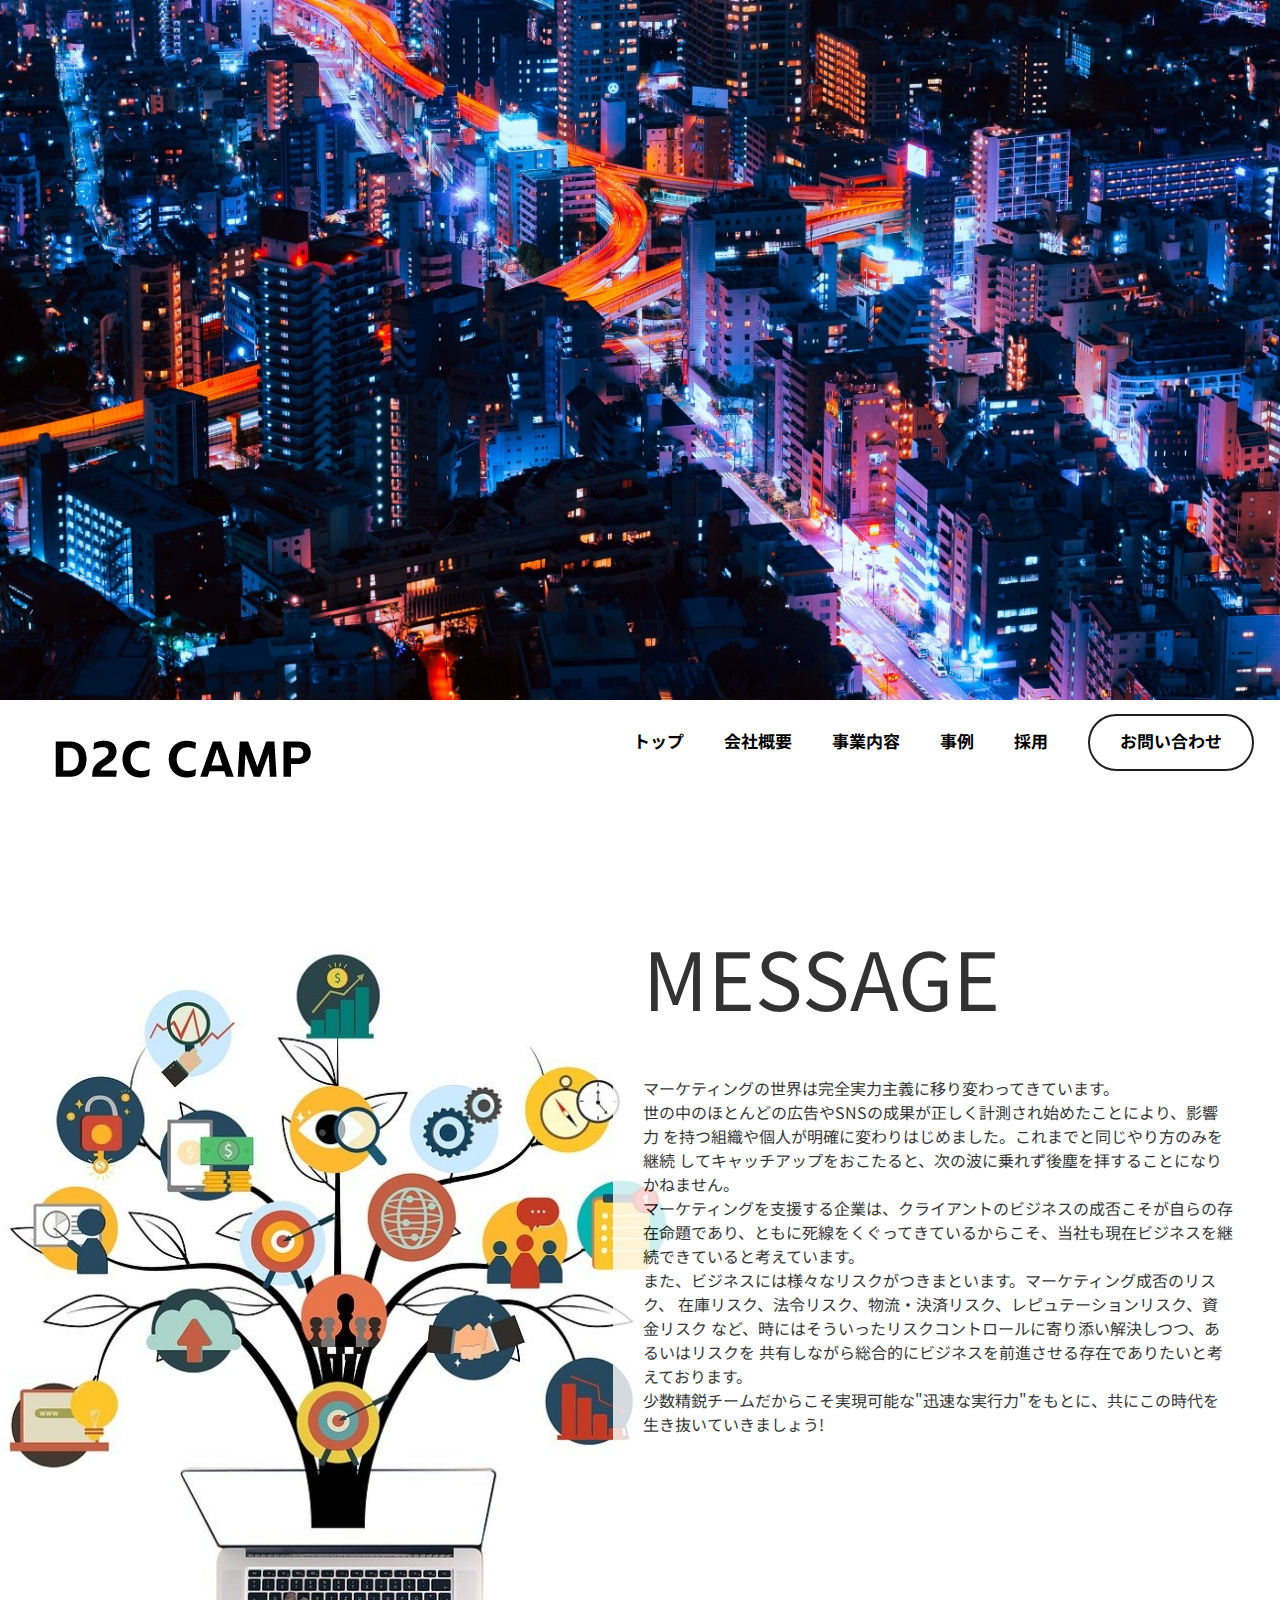
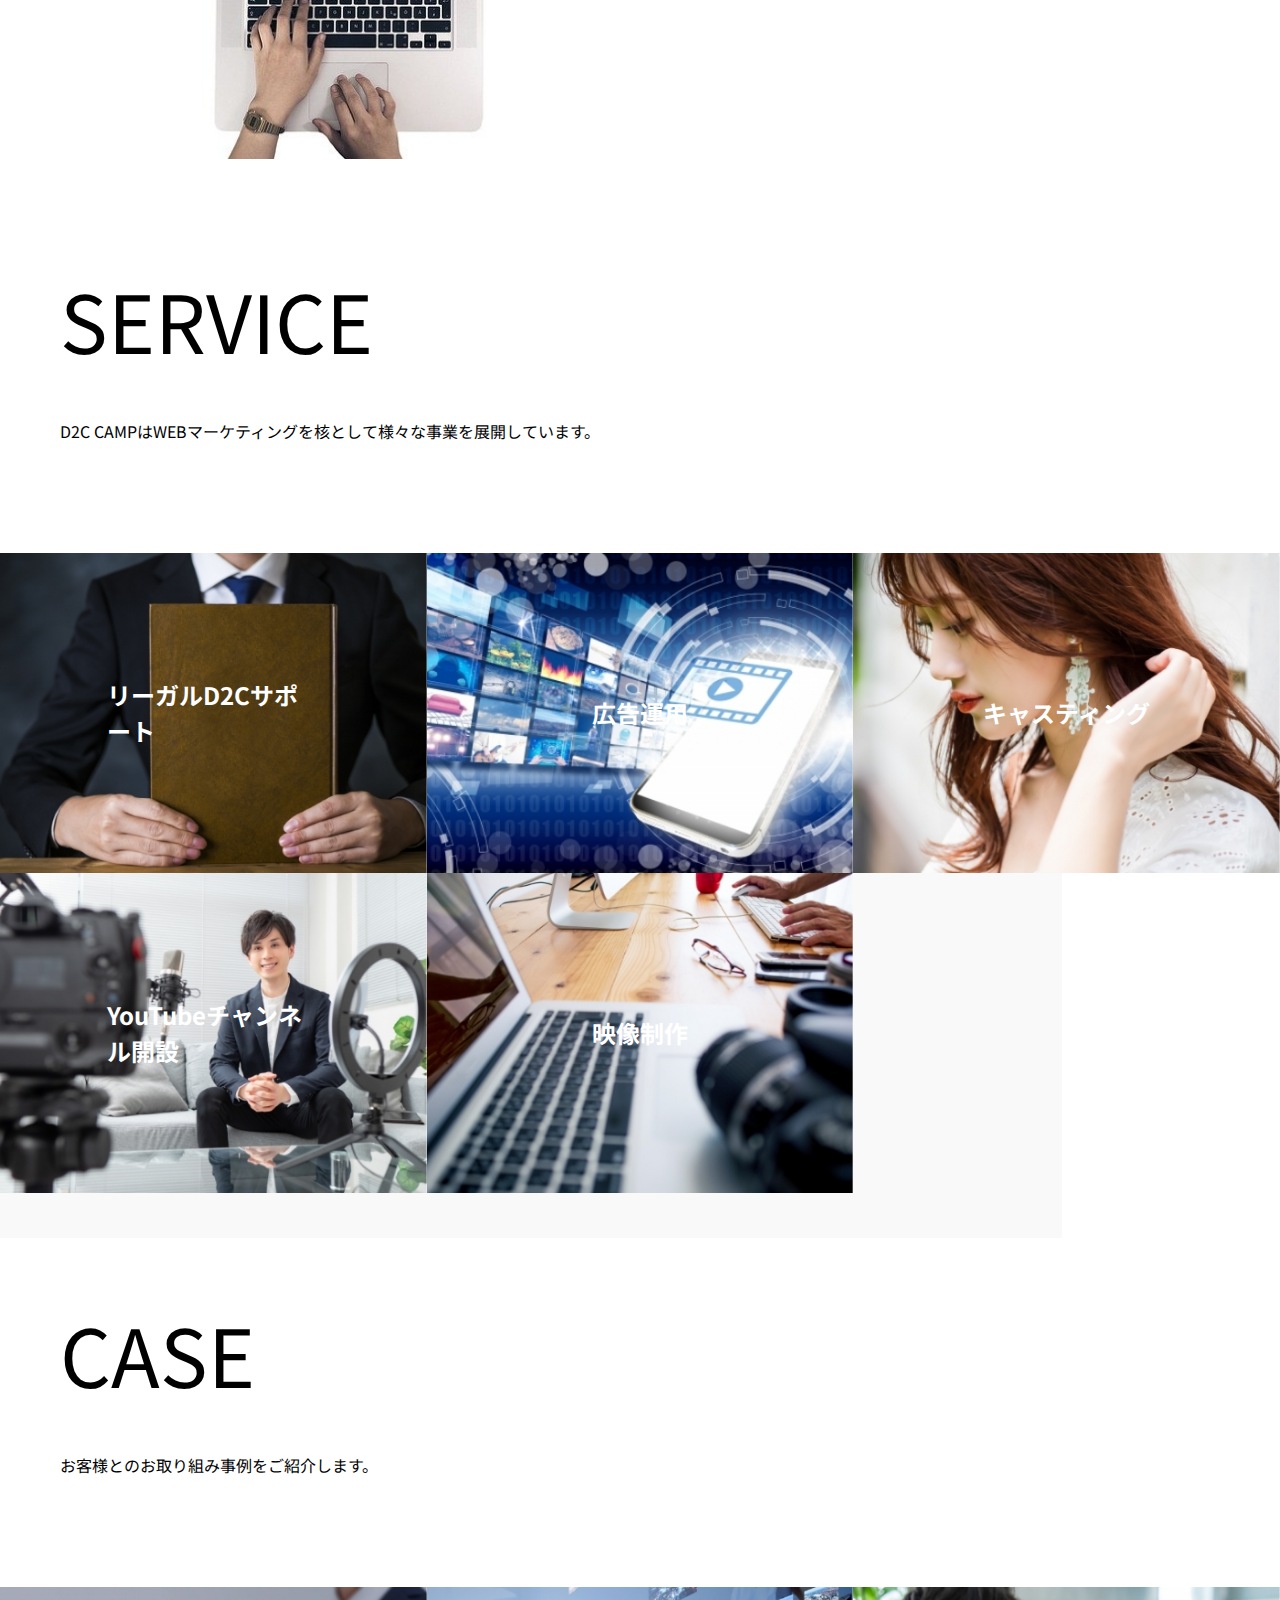
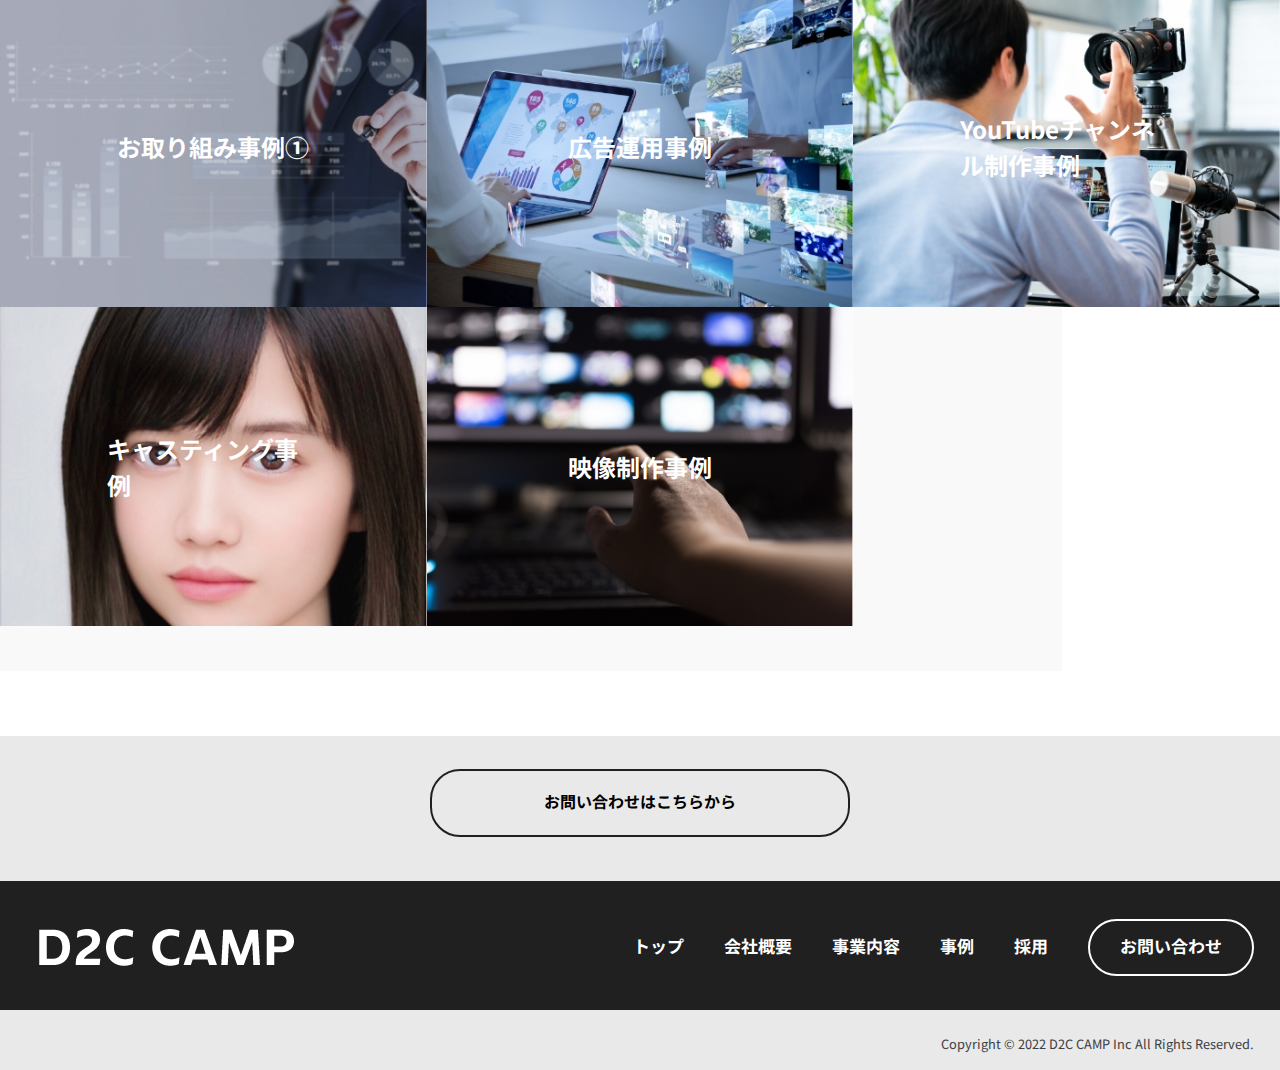
<file: index.html>
<!DOCTYPE html>
<html lang="ja">

<head>
  <meta charset="UTF-8">
  <meta http-equiv="X-UA-Compatible" content="IE=edge">
  <meta name="viewport" content="width=device-width, initial-scale=1.0">
  <meta name="robots" content="noindex">
  <link rel="stylesheet" href="./css/reset.css">
  <link rel="stylesheet" href="./css/style.css">
  <link rel="preconnect" href="https://fonts.googleapis.com">
  <link rel="preconnect" href="https://fonts.gstatic.com" crossorigin>
  <link href="https://fonts.googleapis.com/css2?family=Lato:wght@400;700&family=Noto+Sans+JP:wght@400;700&display=swap"
    rel="stylesheet">

  <title>MENTA/課題練習</title>
</head>

<body>
  <header class="header">
    <div class="header__top">
      <div class="header__top-main-visual">
        <img src="./img/main-visual.jpg" alt="D2C CAMP">
      </div>
      <div class="pc-none">
        <div class="openbtn"><span></span><span></span><span></span></div>
      </div>
    </div>
    <div class="header__bottom">
      <h1 class="header__bottom-logo"><a href="./index.html"><img src="./img/logo.jpg" alt="D2C CAMP"></a></h1>
      <nav class="header__bottom-menu">
        <ul class="header__bottom-menu-list">
          <li class="header__bottom-menu-list-item"><a href="./index.html">トップ</a></li>
          <li class="header__bottom-menu-list-item"><a href="./company.html">会社概要</a></li>
          <li class="header__bottom-menu-list-item"><a href="./service.html">事業内容</a></li>
          <li class="header__bottom-menu-list-item"><a href="./case.html">事例</a></li>
          <li class="header__bottom-menu-list-item"><a href="./recruit.html">採用</a></li>
          <li class="header__bottom-menu-list-item header__bottom-menu-list-item--contact-button"><a
              href="./contact.html">お問い合わせ</a>
          </li>
        </ul>
      </nav>
    </div>


  </header>
  <main>
    <section class="section message">
      <div class="message__inner">
        <div class="message__inner-img"><img src="./img/message_img01.jpg" alt=""></div>
        <div class="message__inner-text">
          <h2 class="message__inner-title">message</h2>
          <p class="message__inner-sentense">マーケティングの世界は完全実力主義に移り変わってきています。</p>

          <p class="message__inner-sentense">
            世の中のほとんどの広告やSNSの成果が正しく計測され始めたことにより、影響力
            を持つ組織や個人が明確に変わりはじめました。これまでと同じやり方のみを継続
            してキャッチアップをおこたると、次の波に乗れず後塵を拝することになりかねません。
          </p>

          <p class="message__inner-sentense">
            マーケティングを支援する企業は、クライアントのビジネスの成否こそが自らの存
            在命題であり、ともに死線をくぐってきているからこそ、当社も現在ビジネスを継
            続できていると考えています。
          </p>

          <p class="message__inner-sentense">
            また、ビジネスには様々なリスクがつきまといます。マーケティング成否のリスク、
            在庫リスク、法令リスク、物流・決済リスク、レピュテーションリスク、資金リスク
            など、時にはそういったリスクコントロールに寄り添い解決しつつ、あるいはリスクを
            共有しながら総合的にビジネスを前進させる存在でありたいと考えております。
          </p>

          <p class="message__inner-sentense">
            少数精鋭チームだからこそ実現可能な"迅速な実行力"をもとに、共にこの時代を
            生き抜いていきましょう!
          </p>
        </div>
      </div>
    </section>
    <section class="section service">
      <div class="service__inner">
        <h2 class="service__inner-title">service</h2>
        <p class="service__inner-sentense">D2C CAMPはWEBマーケティングを核として様々な事業を展開しています。</p>
      </div>

      <div class="service__container">
        <div class="service__container-list">
          <a href=""><span>リーガルD2Cサポート</span><img src="./img/service_img01.jpg" alt="リーガルD2Cサポート"></a>
        </div>
        <div class="service__container-list">
          <a href=""><span>広告運用</span><img src="./img/service_img02.jpg" alt="広告運用"></a>
        </div>
        <div class="service__container-list"><a href=""><span>キャスティング</span><img src="./img/service_img03.jpg"
              alt="キャスティング"></a>
        </div>
        <div class="service__container-list"><a href="./"><span>YouTubeチャンネル開設 </span><img src="./img/service_img04.jpg"
              alt="YouTubeチャンネル開設"></a>
        </div>
        <div class="service__container-list"><a href=""><span>映像制作</span><img src="./img/service_img05.jpg"
              alt="映像制作"></a></div>
      </div>
    </section>
    <section class="section case">
      <div class="case__inner">
        <h2 class="case__inner-title">case</h2>
        <p class="case__inner-sentense">お客様とのお取り組み事例をご紹介します。</p>
      </div>
      <div class="case__container">
        <div class="case__container-list"><a href="./"><span>お取り組み事例①</span><img src="./img/case_img01.jpg" alt=""></a>
        </div>
        <div class="case__container-list"><a href="./"><span>広告運用事例 </span><img src="./img/case_img02.jpg" alt=""></a>
        </div>
        <div class="case__container-list"><a href="./"><span>YouTubeチャンネル制作事例</span><img src="./img/case_img03.jpg"
              alt=""></a>
        </div>
        <div class="case__container-list"><a href="./"><span>キャスティング事例</span><img src="./img/case_img04.jpg" alt=""></a>
        </div>
        <div class="case__container-list"><a href="./"><span>映像制作事例</span><img src="./img/case_img05.jpg" alt=""></a>
        </div>
      </div>
    </section>

    <section class="contact">
      <div class="contact__btn"><a href="./contact.html">お問い合わせはこちらから</a></div>
    </section>
  </main>
  <footer class="footer">
    <div class="footer__top">
      <h1 class="footer__top-logo"><a href="./index.html"><img src="./img/white_logo.png" alt="D2C CAMP"></a></h1>
      <nav class="footer__top-menu">
        <ul class="footer__top-menu-list">
          <li class="footer__top-menu-list-item"><a href="./index.html">トップ</a></li>
          <li class="footer__top-menu-list-item"><a href="./company.html">会社概要</a></li>
          <li class="footer__top-menu-list-item"><a href="./service.html">事業内容</a></li>
          <li class="footer__top-menu-list-item"><a href="./case.html">事例</a></li>
          <li class="footer__top-menu-list-item"><a href="./recruit.html">採用</a></li>
          <li class="footer__top-menu-list-item footer__top-menu-list-item--contact-button">
            <a href="./contact.html">お問い合わせ</a>
          </li>
        </ul>
      </nav>
    </div>
    <div class="footer__bottom">
      <p class="footer__bottom-copy"><small>Copyright &copy; 2022 D2C CAMP Inc All Rights Reserved.</small></p>
    </div>
  </footer>
  <script src="https://code.jquery.com/jquery-3.4.1.min.js"
    integrity="sha256-CSXorXvZcTkaix6Yvo6HppcZGetbYMGWSFlBw8HfCJo=" crossorigin="anonymous"></script>
</body>

</html>
</file>
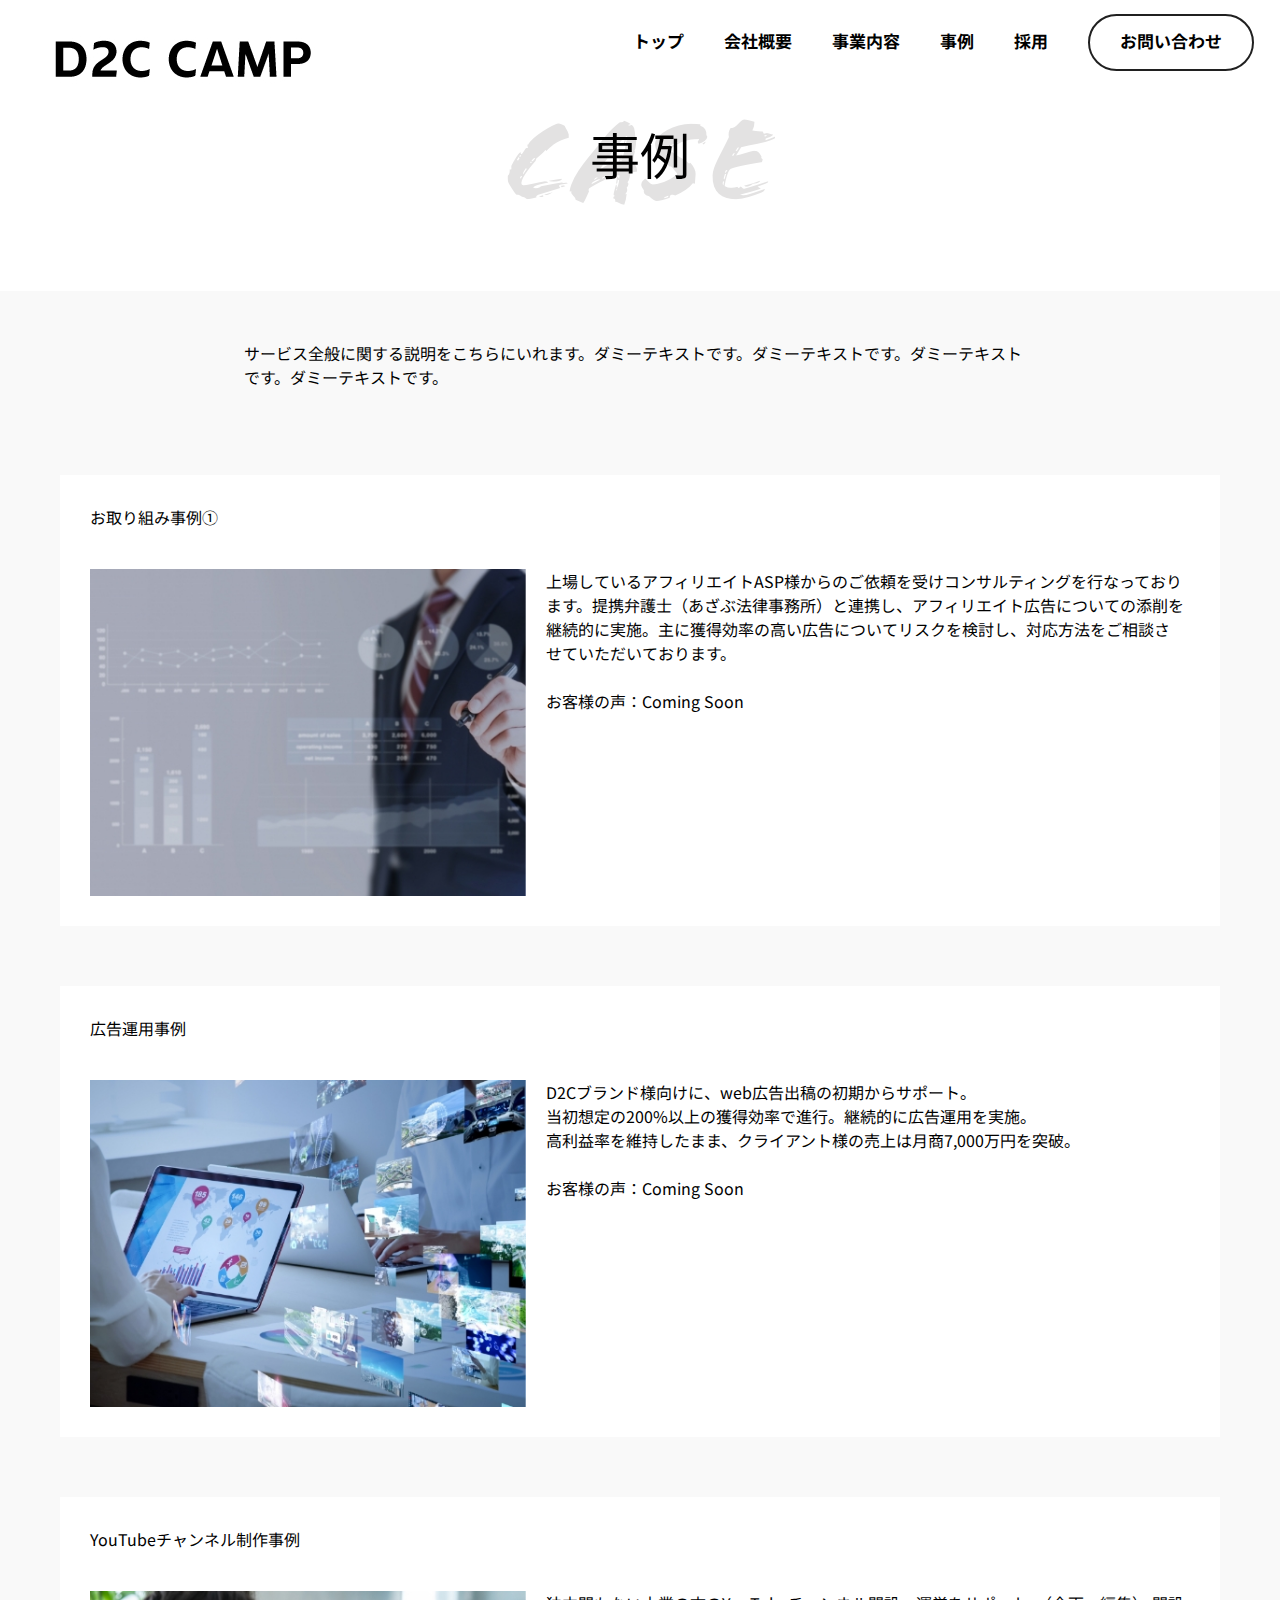
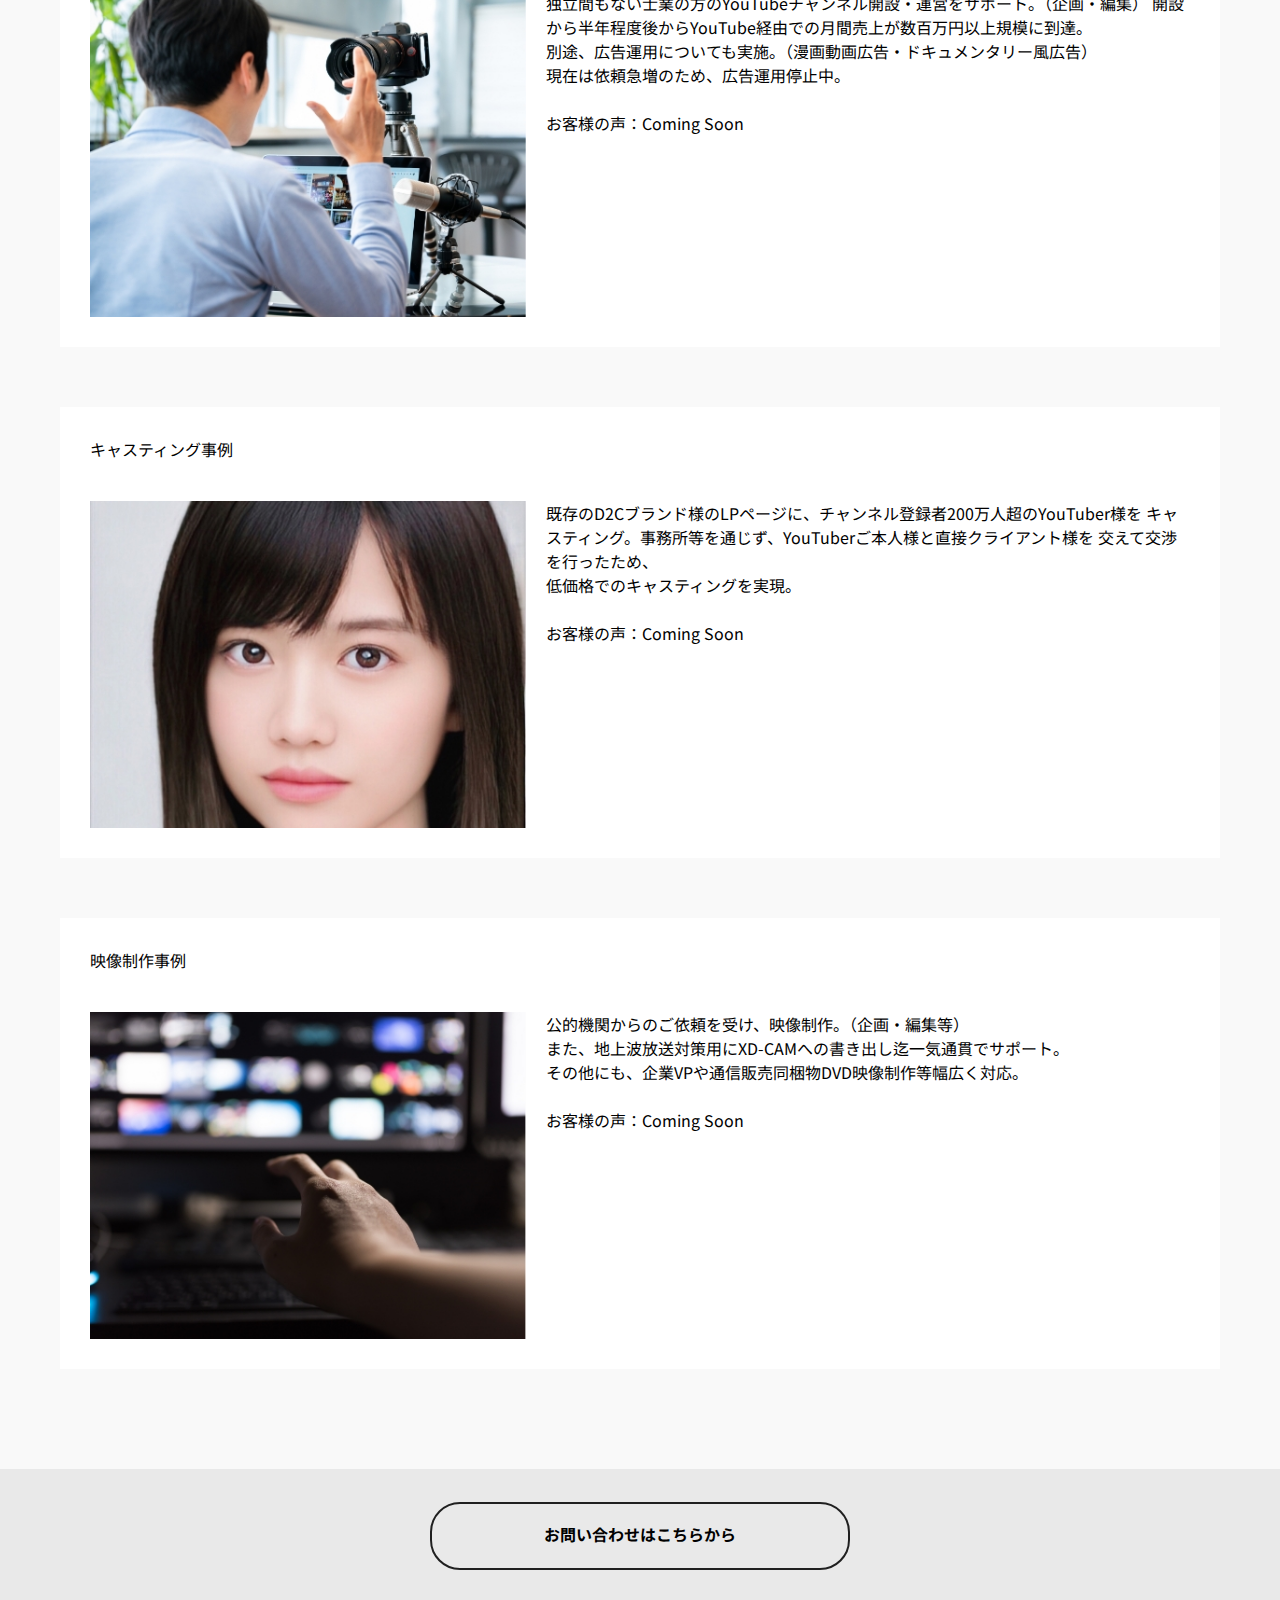
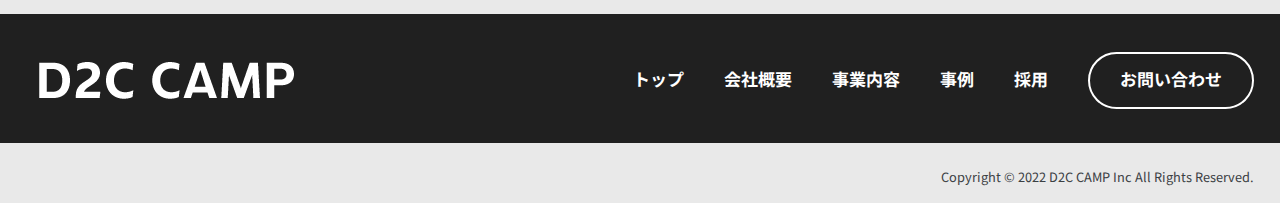
<file: case.html>
<!DOCTYPE html>
<html lang="ja">

<head>
  <meta charset="UTF-8">
  <meta http-equiv="X-UA-Compatible" content="IE=edge">
  <meta name="viewport" content="width=device-width, initial-scale=1.0">
  <meta name="robots" content="noindex">
  <link rel="stylesheet" href="./css/reset.css">
  <link rel="stylesheet" href="./css/style.css">
  <link rel="preconnect" href="https://fonts.googleapis.com">
  <link rel="preconnect" href="https://fonts.gstatic.com" crossorigin>
  <link href="https://fonts.googleapis.com/css2?family=Lato:wght@400;700&family=Noto+Sans+JP:wght@400;700&display=swap"
    rel="stylesheet">

  <title>MENTAの課題</title>
</head>

<body>
  <header class="header">
    <div class="header__bottom">
      <h1 class="header__bottom-logo"><a href="./index.html"><img src="./img/logo.jpg" alt="D2C CAMP"></a></h1>
      <nav class="header__bottom-menu">
        <ul class="header__bottom-menu-list">
          <li class="header__bottom-menu-list-item"><a href="./index.html">トップ</a></li>
          <li class="header__bottom-menu-list-item"><a href="./company.html">会社概要</a></li>
          <li class="header__bottom-menu-list-item"><a href="./service.html">事業内容</a></li>
          <li class="header__bottom-menu-list-item"><a href="./case.html">事例</a></li>
          <li class="header__bottom-menu-list-item"><a href="./recruit.html">採用</a></li>
          <li class="header__bottom-menu-list-item header__bottom-menu-list-item--contact-button"><a
              href="./contact.html">お問い合わせ</a>
          </li>
        </ul>
      </nav>
    </div>

  </header>
  <main>
    <div class="title">
      <h2 class="title__text-case">
        事例
      </h2>
    </div>
    <section class="section case-content">
      <div class="case-content__sub-text">
        <p>サービス全般に関する説明をこちらにいれます。ダミーテキストです。ダミーテキストです。ダミーテキストです。ダミーテキストです。</p>
      </div>

      <div class="case-content__inner">
        <div class="case-content__inner-list">
          <h3 class="case-content__inner-list-title">お取り組み事例①</h3>
          <div class="case-content__inner-list-text">
            <img class="case-content__inner-list-img" src="./img/case_img01.jpg" alt="">
            <div class="case-content__inner-list-sentense">
              <p class="case-content__inner-list-top">
                上場しているアフィリエイトASP様からのご依頼を受けコンサルティングを行なっております。提携弁護士（あざぶ法律事務所）と連携し、アフィリエイト広告についての添削を継続的に実施。主に獲得効率の高い広告についてリスクを検討し、対応方法をご相談させていただいております。
              </p>
              <p class="case-content__inner-list-bottom">お客様の声：Coming Soon
              </p>
            </div>
          </div>
        </div>
        <div class="case-content__inner-list">
          <h3 class="case-content__inner-list-title">広告運用事例</h3>
          <div class="case-content__inner-list-text">
            <img class="case-content__inner-list-img" src="./img/case_img02.jpg" alt="">
            <div class="case-content__inner-list-sentense">
              <p class="case-content__inner-list-top">
                D2Cブランド様向けに、web広告出稿の初期からサポート。<br>
                当初想定の200%以上の獲得効率で進行。継続的に広告運用を実施。<br>
                高利益率を維持したまま、クライアント様の売上は月商7,000万円を突破。
              </p>
              <p class="case-content__inner-list-bottom">お客様の声：Coming Soon
              </p>
            </div>
          </div>
        </div>
        <div class="case-content__inner-list">
          <h3 class="case-content__inner-list-title">YouTubeチャンネル制作事例</h3>
          <div class="case-content__inner-list-text">
            <img class="case-content__inner-list-img" src="./img/case_img03.jpg" alt="">
            <div class="case-content__inner-list-sentense">
              <p class="case-content__inner-list-top">
                独立間もない士業の方のYouTubeチャンネル開設・運営をサポート。（企画・編集）
                開設から半年程度後からYouTube経由での月間売上が数百万円以上規模に到達。<br>
                別途、広告運用についても実施。（漫画動画広告・ドキュメンタリー風広告）<br>
                現在は依頼急増のため、広告運用停止中。
              </p>
              <p class="case-content__inner-list-bottom">お客様の声：Coming Soon
              </p>
            </div>
          </div>
        </div>
        <div class="case-content__inner-list">
          <h3 class="case-content__inner-list-title">キャスティング事例</h3>
          <div class="case-content__inner-list-text">
            <img class="case-content__inner-list-img" src="./img/case_img04.jpg" alt="">
            <div class="case-content__inner-list-sentense">
              <p class="case-content__inner-list-top">
                既存のD2Cブランド様のLPページに、チャンネル登録者200万人超のYouTuber様を
                キャスティング。事務所等を通じず、YouTuberご本人様と直接クライアント様を
                交えて交渉を行ったため、<br>
                低価格でのキャスティングを実現。
              </p>
              <p class="case-content__inner-list-bottom">お客様の声：Coming Soon
              </p>
            </div>
          </div>
        </div>
        <div class="case-content__inner-list">
          <h3 class="case-content__inner-list-title">映像制作事例</h3>
          <div class="case-content__inner-list-text">
            <img class="case-content__inner-list-img" src="./img/case_img05.jpg" alt="">
            <div class="case-content__inner-list-sentense">
              <p class="case-content__inner-list-top">
                公的機関からのご依頼を受け、映像制作。（企画・編集等）<br>
                また、地上波放送対策用にXD-CAMへの書き出し迄一気通貫でサポート。<br>
                その他にも、企業VPや通信販売同梱物DVD映像制作等幅広く対応。
              </p>
              <p class="case-content__inner-list-bottom">お客様の声：Coming Soon
              </p>
            </div>
          </div>
        </div>

      </div>
    </section>

    <section class="contact">
      <div class="contact__btn contact__btn-mg-none"><a href="./contact.html">お問い合わせはこちらから</a></div>
    </section>
  </main>
  <footer class="footer">
    <div class="footer__top">
      <h1 class="footer__top-logo"><a href="./index.html"><img src="./img/white_logo.png" alt="D2C CAMP"></a></h1>
      <nav class="footer__top-menu">
        <ul class="footer__top-menu-list">
          <li class="footer__top-menu-list-item"><a href="./index.html">トップ</a></li>
          <li class="footer__top-menu-list-item"><a href="./company.html">会社概要</a></li>
          <li class="footer__top-menu-list-item"><a href="./service.html">事業内容</a></li>
          <li class="footer__top-menu-list-item"><a href="./case.html">事例</a></li>
          <li class="footer__top-menu-list-item"><a href="./recruit.html">採用</a></li>
          <li class="footer__top-menu-list-item footer__top-menu-list-item--contact-button">
            <a href="./contact.html">お問い合わせ</a>
          </li>
        </ul>
      </nav>
    </div>
    <div class="footer__bottom">
      <p class="footer__bottom-copy"><small>Copyright &copy; 2022 D2C CAMP Inc All Rights Reserved.</small></p>
    </div>
  </footer>
</body>

</html>
</file>
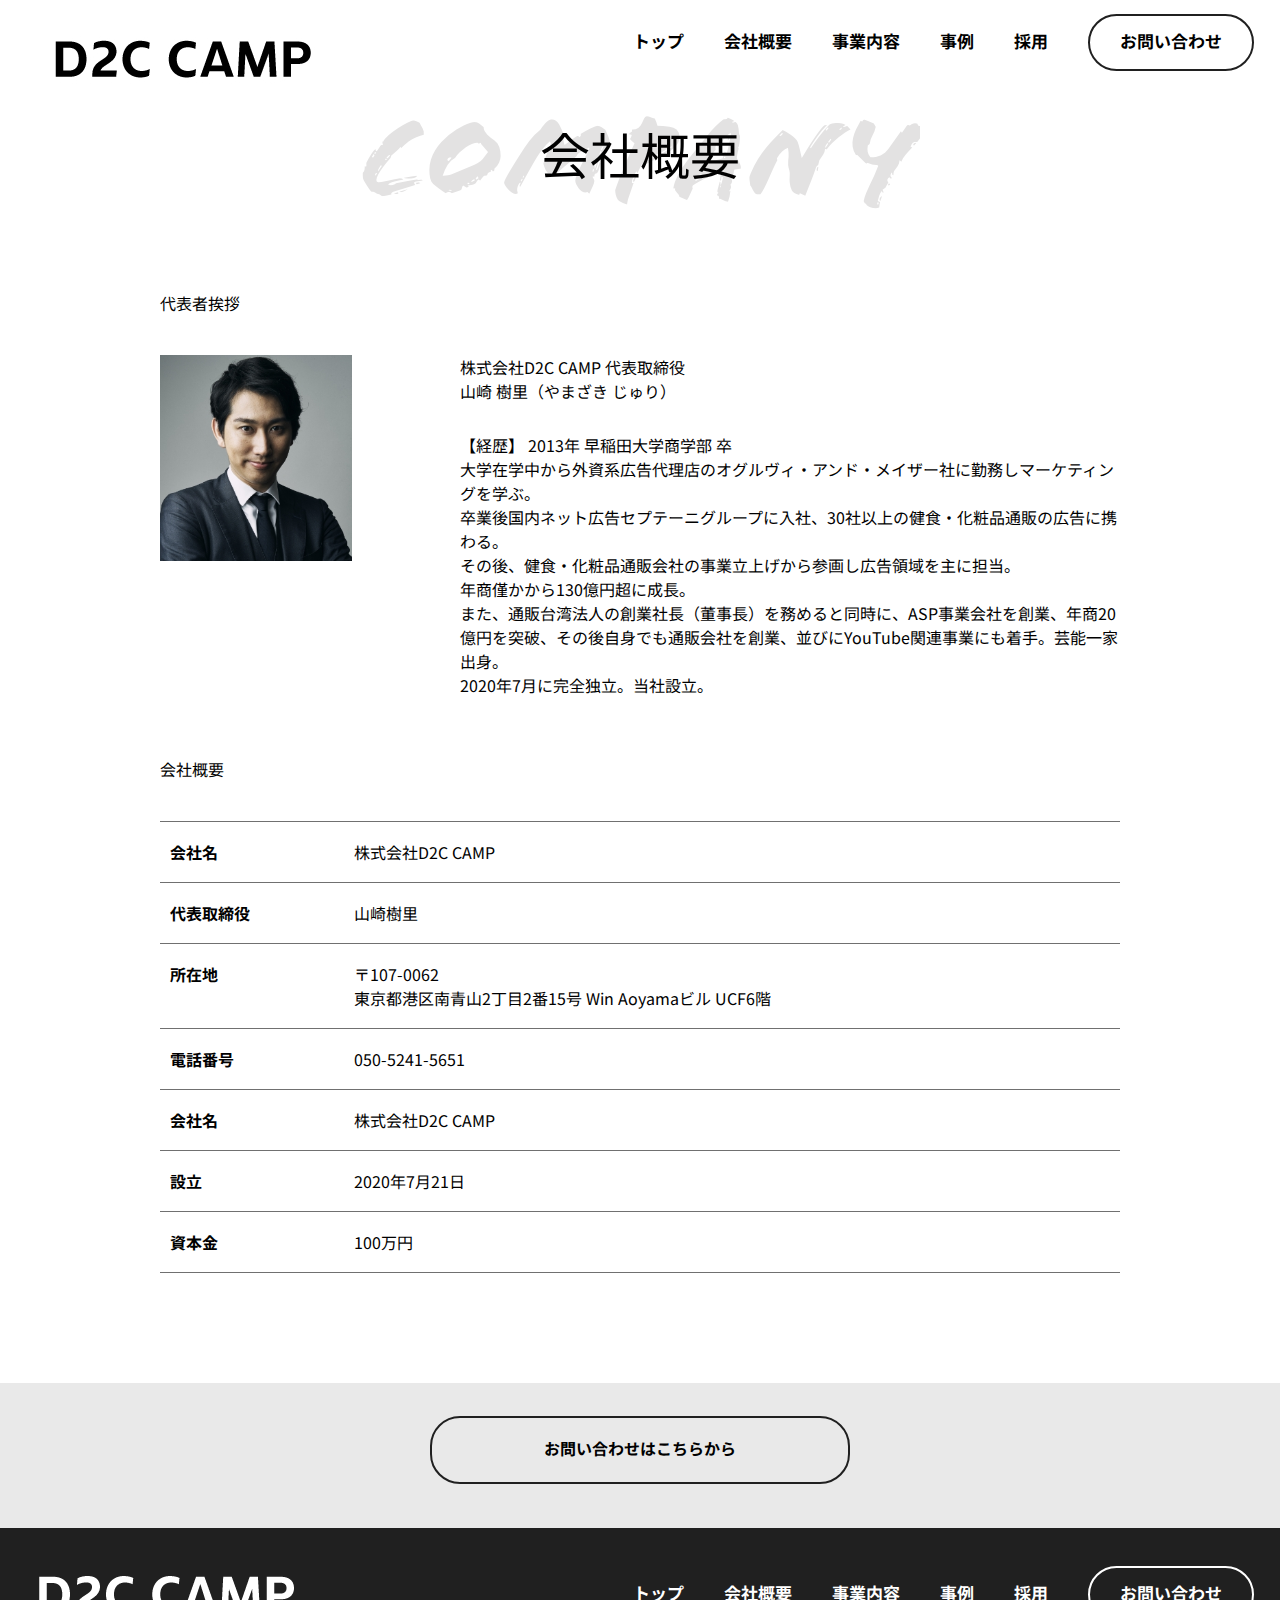
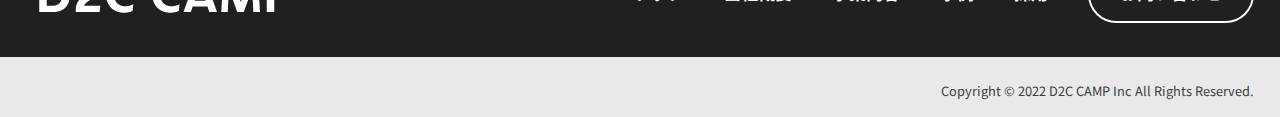
<file: company.html>
<!DOCTYPE html>
<html lang="ja">

<head>
  <meta charset="UTF-8">
  <meta http-equiv="X-UA-Compatible" content="IE=edge">
  <meta name="viewport" content="width=device-width, initial-scale=1.0">
  <meta name="robots" content="noindex">
  <link rel="stylesheet" href="./css/reset.css">
  <link rel="stylesheet" href="./css/style.css">
  <link rel="preconnect" href="https://fonts.googleapis.com">
  <link rel="preconnect" href="https://fonts.gstatic.com" crossorigin>
  <link href="https://fonts.googleapis.com/css2?family=Lato:wght@400;700&family=Noto+Sans+JP:wght@400;700&display=swap"
    rel="stylesheet">

  <title>MENTAの課題</title>
</head>

<body>
  <header class="header">
    <div class="header__bottom">
      <h1 class="header__bottom-logo"><a href="./index.html"><img src="./img/logo.jpg" alt="D2C CAMP"></a></h1>
      <nav class="header__bottom-menu">
        <ul class="header__bottom-menu-list">
          <li class="header__bottom-menu-list-item"><a href="./index.html">トップ</a></li>
          <li class="header__bottom-menu-list-item"><a href="./company.html">会社概要</a></li>
          <li class="header__bottom-menu-list-item"><a href="./service.html">事業内容</a></li>
          <li class="header__bottom-menu-list-item"><a href="./case.html">事例</a></li>
          <li class="header__bottom-menu-list-item"><a href="./recruit.html">採用</a></li>
          <li class="header__bottom-menu-list-item header__bottom-menu-list-item--contact-button"><a
              href="./contact.html">お問い合わせ</a>
          </li>
        </ul>
      </nav>
    </div>


  </header>
  <main>
    <div class="title">
      <h2 class="title__text-company">
        会社概要
      </h2>
    </div>

    <section class="section greeting">
      <div class="greeting__inner">
        <h3 class="greeting__inner-sub-title">代表者挨拶</h3>
        <div class="greeting__inner-content">
          <div class="greeting__inner-content-img"><img src="./img/company_img01.jpg" alt=""></div>
          <div class="greeting__inner-content-text">
            <p class="greeting__inner-content-text-sentense">株式会社D2C CAMP 代表取締役<br>
              ​山崎 樹里（やまざき じゅり）
            </p>
            <p class="greeting__inner-content-text-sentense">
              【経歴】
              2013年 早稲田大学商学部 卒<br>
              大学在学中から外資系広告代理店のオグルヴィ・アンド・メイザー社に勤務しマーケティングを学ぶ。<br>
              卒業後国内ネット広告セプテーニグループに入社、30社以上の健食・化粧品通販の広告に携わる。<br>
              その後、健食・化粧品通販会社の事業立上げから参画し広告領域を主に担当。<br>
              年商僅かから130億円超に成長。<br>
              また、通販台湾法人の創業社長（董事長）を務めると同時に、ASP事業会社を創業、年商20億円を突破、その後自身でも通販会社を創業、並びにYouTube関連事業にも着手。芸能一家出身。<br>
              2020年7月に完全独立。当社設立。</p>
          </div>
        </div>
    </section>

    <section class="section information">
      <div class="information__inner">
        <h3 class="information__inner-sub-title">会社概要</h3>
        <dl class="information__inner-content">
          <div class="information__inner-content-list">
            <dt class="information__inner-list-title">会社名</dt>
            <dd class="information__inner-list-text">株式会社D2C CAMP</dd>
          </div>
          <div class="information__inner-content-list">
            <dt class="information__inner-list-title">代表取締役</dt>
            <dd class="information__inner-list-text">山崎樹里</dd>
          </div>
          <div class="information__inner-content-list">
            <dt class="information__inner-list-title">所在地</dt>
            <dd class="information__inner-list-text">〒107-0062<br>
              東京都港区南青山2丁目2番15号 Win Aoyamaビル UCF6階</dd>
          </div>
          <div class="information__inner-content-list">
            <dt class="information__inner-list-title">電話番号</dt>
            <dd class="information__inner-list-text">050-5241-5651</dd>
          </div>
          <div class="information__inner-content-list">
            <dt class="information__inner-list-title">会社名</dt>
            <dd class="information__inner-list-text">株式会社D2C CAMP</dd>
          </div>
          <div class="information__inner-content-list">
            <dt class="information__inner-list-title">設立</dt>
            <dd class="information__inner-list-text">2020年7月21日</dd>
          </div>
          <div class="information__inner-content-list">
            <dt class="information__inner-list-title">​資本金</dt>
            <dd class="information__inner-list-text">100万円</dd>
          </div>

        </dl>
      </div>
      </div>
    </section>

    <section class="contact">
      <div class="contact__btn"><a href="./contact.html">お問い合わせはこちらから</a></div>
    </section>

  </main>
  <footer class="footer">
    <div class="footer__top">
      <h1 class="footer__top-logo"><a href="./index.html"><img src="./img/white_logo.png" alt="D2C CAMP"></a></h1>
      <nav class="footer__top-menu">
        <ul class="footer__top-menu-list">
          <li class="footer__top-menu-list-item"><a href="./index.html">トップ</a></li>
          <li class="footer__top-menu-list-item"><a href="./company.html">会社概要</a></li>
          <li class="footer__top-menu-list-item"><a href="./service.html">事業内容</a></li>
          <li class="footer__top-menu-list-item"><a href="./case.html">事例</a></li>
          <li class="footer__top-menu-list-item"><a href="./recruit.html">採用</a></li>
          <li class="footer__top-menu-list-item footer__top-menu-list-item--contact-button">
            <a href="./contact.html">お問い合わせ</a>
          </li>
        </ul>
      </nav>
    </div>
    <div class="footer__bottom">
      <p class="footer__bottom-copy"><small>Copyright &copy; 2022 D2C CAMP Inc All Rights Reserved.</small></p>
    </div>
  </footer>
</body>

</html>
</file>
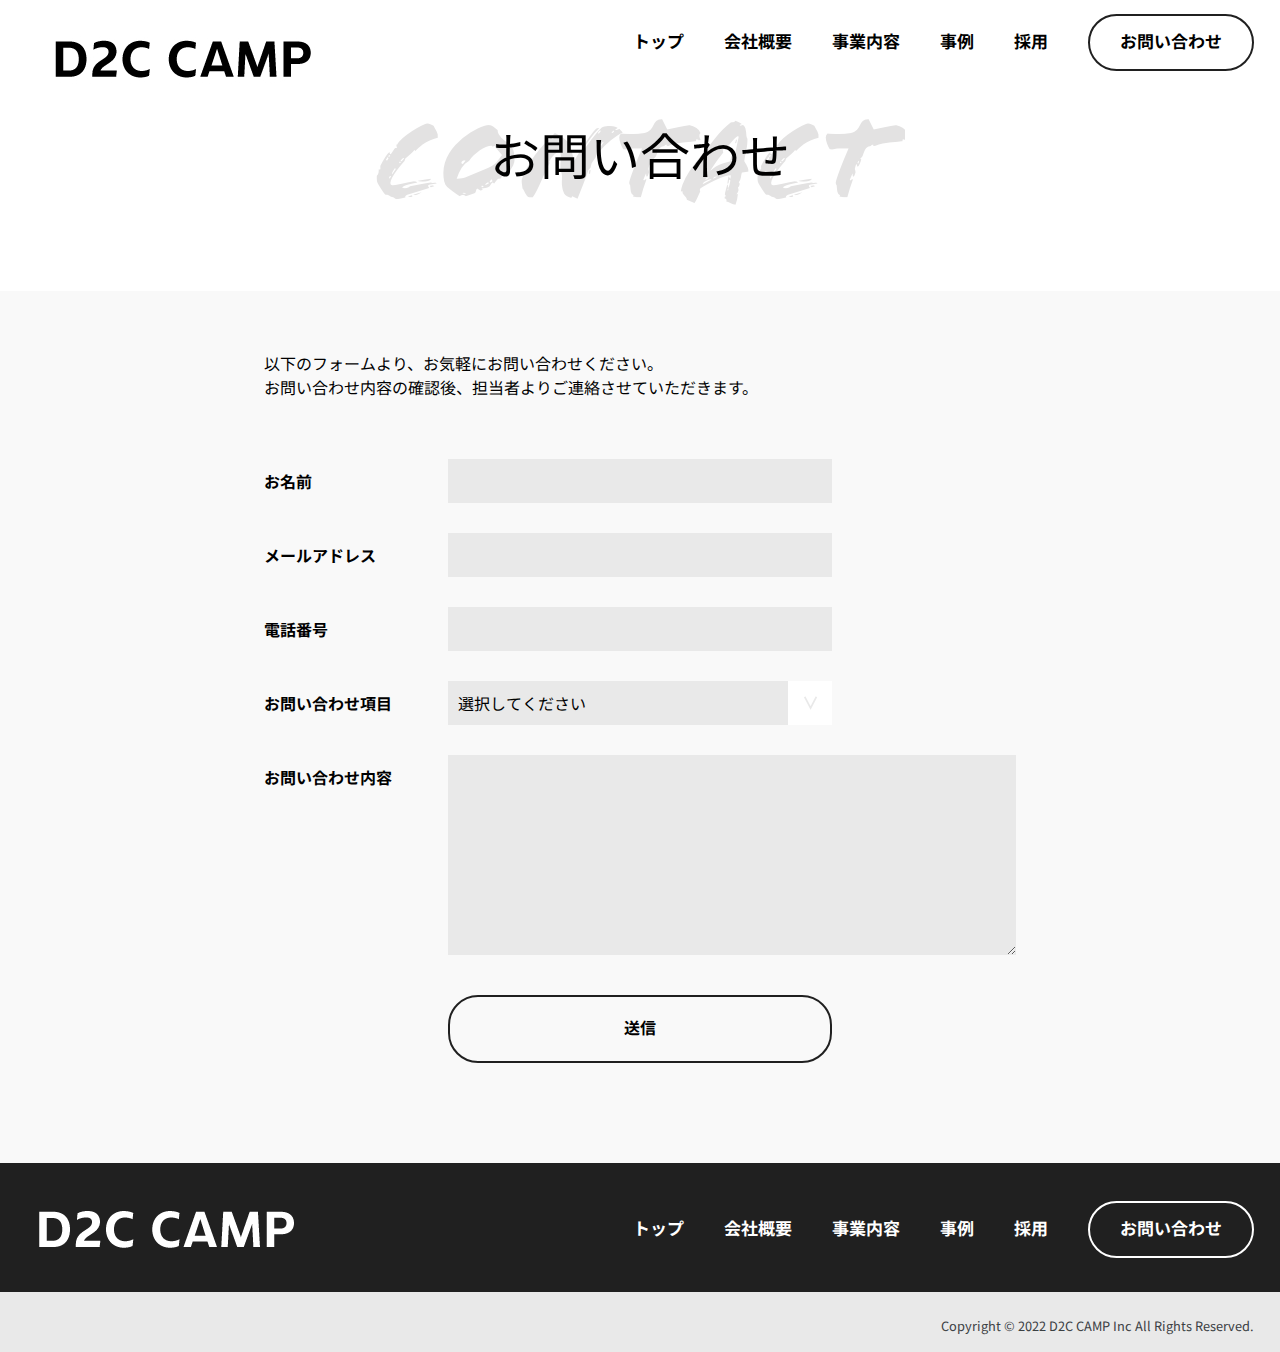
<file: contact.html>
<!DOCTYPE html>
<html lang="ja">

<head>
  <meta charset="UTF-8">
  <meta http-equiv="X-UA-Compatible" content="IE=edge">
  <meta name="viewport" content="width=device-width, initial-scale=1.0">
  <meta name="robots" content="noindex">
  <link rel="stylesheet" href="./css/reset.css">
  <link rel="stylesheet" href="./css/style.css">
  <link rel="preconnect" href="https://fonts.googleapis.com">
  <link rel="preconnect" href="https://fonts.gstatic.com" crossorigin>
  <link href="https://fonts.googleapis.com/css2?family=Lato:wght@400;700&family=Noto+Sans+JP:wght@400;700&display=swap"
    rel="stylesheet">

  <title>MENTAの課題</title>
</head>

<body>
  <header class="header">
    <div class="header__bottom">
      <h1 class="header__bottom-logo"><a href="./index.html"><img src="./img/logo.jpg" alt="D2C CAMP"></a></h1>
      <nav class="header__bottom-menu">
        <ul class="header__bottom-menu-list">
          <li class="header__bottom-menu-list-item"><a href="./index.html">トップ</a></li>
          <li class="header__bottom-menu-list-item"><a href="./company.html">会社概要</a></li>
          <li class="header__bottom-menu-list-item"><a href="./service.html">事業内容</a></li>
          <li class="header__bottom-menu-list-item"><a href="./case.html">事例</a></li>
          <li class="header__bottom-menu-list-item"><a href="./recruit.html">採用</a></li>
          <li class="header__bottom-menu-list-item header__bottom-menu-list-item--contact-button"><a
              href="./contact.html">お問い合わせ</a>
          </li>
        </ul>
      </nav>
    </div>

  </header>
  <main>
    <div class="title">
      <h2 class="title__text-contact">
        お問い合わせ
      </h2>
    </div>

    <section class="contact-content">
      <div class="contact-content__sub-text">
        <p class="contact-content__sentense">以下のフォームより、お気軽にお問い合わせください。<br>
          お問い合わせ内容の確認後、担当者よりご連絡させていただきます。
        </p>
      </div>

      <div class="contact-content__inner">
        <form action="contact-content-form">
          <table class="contact-content_table">
            <tr class="contact-content__list">
              <th class="contact-content__list-item">お名前</th>
              <td class="contact-content__list-body"><input type="text" name="名前" class="form-text"></td>
            </tr>
            <tr class="contact-content__list">
              <th class="contact-content__list-item">メールアドレス</th>
              <td class="contact-content__list-body"><input type="email" name="メール" class="form-text"></td>
            </tr>
            <tr class="contact-content__list">
              <th class="contact-content__list-item">電話番号</th>
              <td class="contact-content__list-body"><input type="tel" name="電話" class="form-text"></td>
            </tr>
            <tr class="contact-content__list">
              <th class="contact-content__list-item">お問い合わせ項目</th>
              <td class="contact-content__list-body contact-content__list-body-select">
                <select name="お問い合わせ項目" class="form-select">
                  <option selected disabled>選択してください</option>
                  <option value="">選択</option>
                  <option value="">費用</option>
                </select>
              </td>
            </tr>
            <tr class="contact-content__list">
              <th class="contact-content__list-item">お問い合わせ内容</th>
              <td class="contact-content__list-body">
                <textarea name="問い合わせ" class="form-textarea"></textarea>
              </td>
            </tr>

          </table>
          <div class="contact-content__btn"><input type="submit" value="送信"></div>
        </form>

      </div>

    </section>

  </main>
  <footer class="footer">
    <div class="footer__top">
      <h1 class="footer__top-logo"><a href="./index.html"><img src="./img/white_logo.png" alt="D2C CAMP"></a></h1>
      <nav class="footer__top-menu">
        <ul class="footer__top-menu-list">
          <li class="footer__top-menu-list-item"><a href="./index.html">トップ</a></li>
          <li class="footer__top-menu-list-item"><a href="./company.html">会社概要</a></li>
          <li class="footer__top-menu-list-item"><a href="./service.html">事業内容</a></li>
          <li class="footer__top-menu-list-item"><a href="./case.html">事例</a></li>
          <li class="footer__top-menu-list-item"><a href="./recruit.html">採用</a></li>
          <li class="footer__top-menu-list-item footer__top-menu-list-item--contact-button">
            <a href="./contact.html">お問い合わせ</a>
          </li>
        </ul>
      </nav>
    </div>
    <div class="footer__bottom">
      <p class="footer__bottom-copy"><small>Copyright &copy; 2022 D2C CAMP Inc All Rights Reserved.</small></p>
    </div>
  </footer>
</body>

</html>
</file>
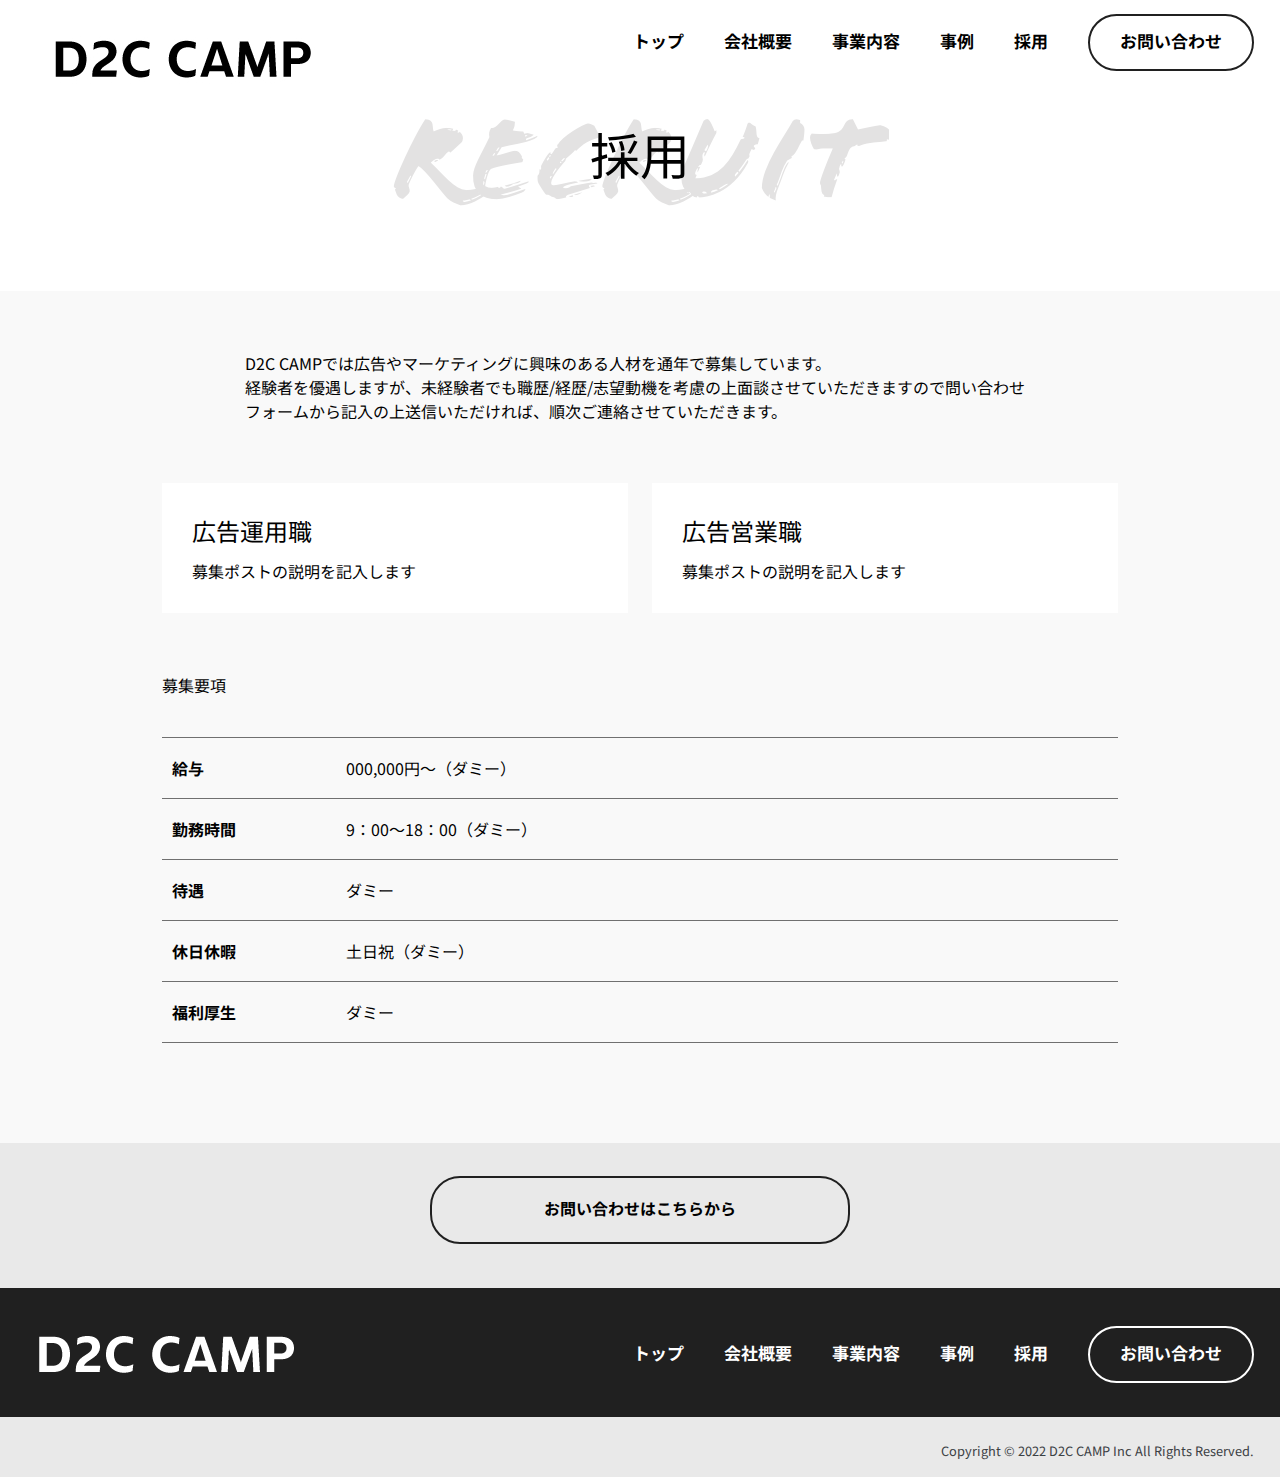
<file: recruit.html>
<!DOCTYPE html>
<html lang="ja">

<head>
  <meta charset="UTF-8">
  <meta http-equiv="X-UA-Compatible" content="IE=edge">
  <meta name="viewport" content="width=device-width, initial-scale=1.0">
  <meta name="robots" content="noindex">
  <link rel="stylesheet" href="./css/reset.css">
  <link rel="stylesheet" href="./css/style.css">
  <link rel="preconnect" href="https://fonts.googleapis.com">
  <link rel="preconnect" href="https://fonts.gstatic.com" crossorigin>
  <link href="https://fonts.googleapis.com/css2?family=Lato:wght@400;700&family=Noto+Sans+JP:wght@400;700&display=swap"
    rel="stylesheet">

  <title>MENTAの課題</title>
</head>

<body>
  <header class="header">
    <div class="header__bottom">
      <h1 class="header__bottom-logo"><a href="./index.html"><img src="./img/logo.jpg" alt="D2C CAMP"></a></h1>
      <nav class="header__bottom-menu">
        <ul class="header__bottom-menu-list">
          <li class="header__bottom-menu-list-item"><a href="./index.html">トップ</a></li>
          <li class="header__bottom-menu-list-item"><a href="./company.html">会社概要</a></li>
          <li class="header__bottom-menu-list-item"><a href="./service.html">事業内容</a></li>
          <li class="header__bottom-menu-list-item"><a href="./case.html">事例</a></li>
          <li class="header__bottom-menu-list-item"><a href="./recruit.html">採用</a></li>
          <li class="header__bottom-menu-list-item header__bottom-menu-list-item--contact-button"><a
              href="./contact.html">お問い合わせ</a>
          </li>
        </ul>
      </nav>
    </div>

  </header>
  <main>
    <div class="title">
      <h2 class="title__text-recruit">
        採用
      </h2>
    </div>

    <section class="recruit-content">
      <div class="recruit-content__sub-text">
        <p class="recruit-content__sentense">D2C CAMPでは広告やマーケティングに興味のある人材を通年で募集しています。<br>
          経験者を優遇しますが、未経験者でも職歴/経歴/志望動機を考慮の上面談させていただきますので問い合わせフォームから記入の上送信いただければ、順次ご連絡させていただきます。
        </p>
      </div>

      <div class="recruit-content__inner">
        <div class="recruit-content__inner-list">
          <div class="recruit-content__inner-list-items">
            <h3 class="recruit-content__inner-list-items-title">広告運用職</h3>
            <p class="recruit-content__inner-list-items-sentense">募集ポストの説明を記入します</p>
          </div>

          <div class="recruit-content__inner-list-items">
            <h3 class="recruit-content__inner-list-items-title">広告営業職</h3>
            <p class="recruit-content__inner-list-items-sentense">募集ポストの説明を記入します</p>
          </div>
        </div>

        <h3 class="recruit-content__inner-title">募集要項</h3>

        <div class="recruit-content__inner-application">
          <dl class="recruit-content__inner-application-list">
            <dt class="recruit-content__inner-application-list-title">給与</dt>
            <dd class="recruit-content__inner-application-list-text">000,000円〜（ダミー）</dd>
          </dl>
          <dl class="recruit-content__inner-application-list">
            <dt class="recruit-content__inner-application-list-title">勤務時間</dt>
            <dd class="recruit-content__inner-application-list-text">9：00〜18：00（ダミー）</dd>
          </dl>
          <dl class="recruit-content__inner-application-list">
            <dt class="recruit-content__inner-application-list-title">待遇</dt>
            <dd class="recruit-content__inner-application-list-text">ダミー</dd>
          </dl>
          <dl class="recruit-content__inner-application-list">
            <dt class="recruit-content__inner-application-list-title">休⽇休暇</dt>
            <dd class="recruit-content__inner-application-list-text">⼟⽇祝（ダミー）</dd>
          </dl>
          <dl class="recruit-content__inner-application-list">
            <dt class="recruit-content__inner-application-list-title">福利厚⽣</dt>
            <dd class="recruit-content__inner-application-list-text">ダミー</dd>
          </dl>
        </div>
      </div>
    </section>

    <section class="contact">
      <div class="contact__btn contact__btn-mg-none"><a href="./contact.html">お問い合わせはこちらから</a></div>
    </section>
  </main>
  <footer class="footer">
    <div class="footer__top">
      <h1 class="footer__top-logo"><a href="./index.html"><img src="./img/white_logo.png" alt="D2C CAMP"></a></h1>
      <nav class="footer__top-menu">
        <ul class="footer__top-menu-list">
          <li class="footer__top-menu-list-item"><a href="./index.html">トップ</a></li>
          <li class="footer__top-menu-list-item"><a href="./company.html">会社概要</a></li>
          <li class="footer__top-menu-list-item"><a href="./service.html">事業内容</a></li>
          <li class="footer__top-menu-list-item"><a href="./case.html">事例</a></li>
          <li class="footer__top-menu-list-item"><a href="./recruit.html">採用</a></li>
          <li class="footer__top-menu-list-item footer__top-menu-list-item--contact-button">
            <a href="./contact.html">お問い合わせ</a>
          </li>
        </ul>
      </nav>
    </div>
    <div class="footer__bottom">
      <p class="footer__bottom-copy"><small>Copyright &copy; 2022 D2C CAMP Inc All Rights Reserved.</small></p>
    </div>
  </footer>
</body>

</html>
</file>
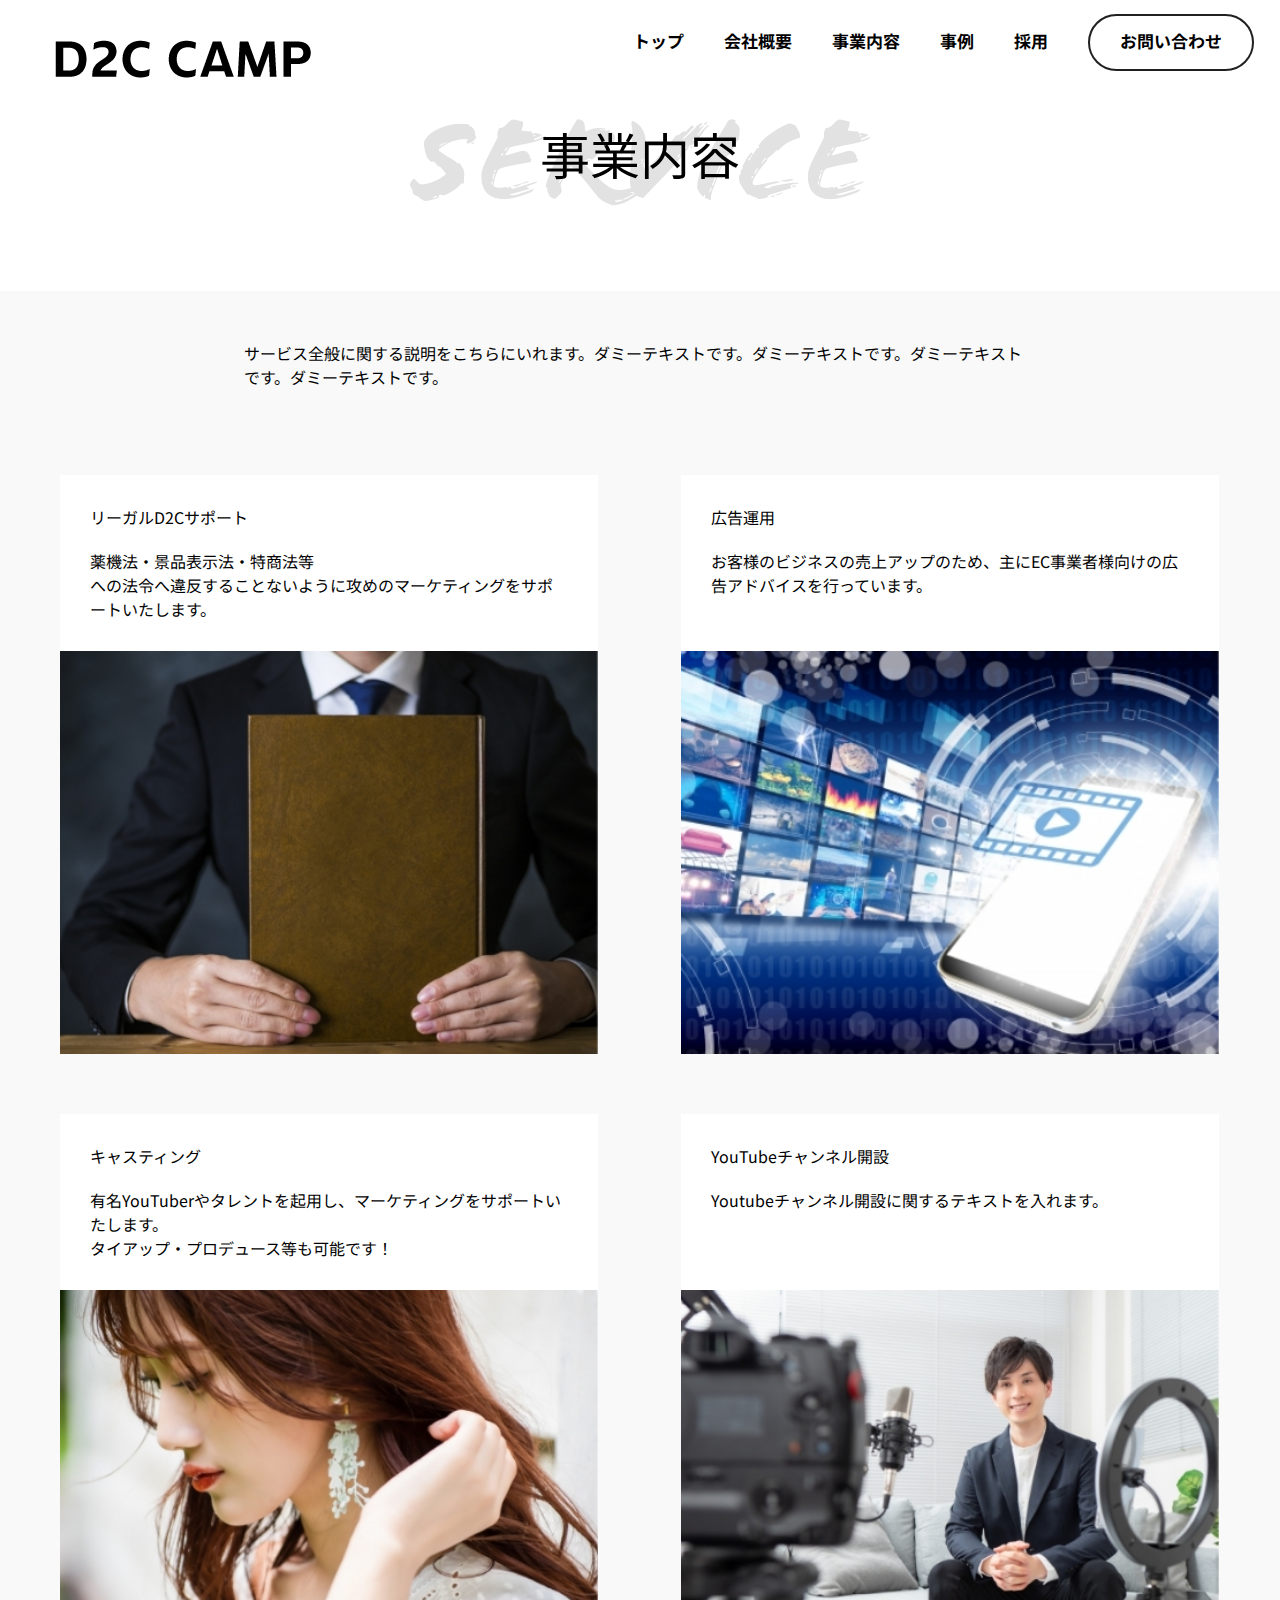
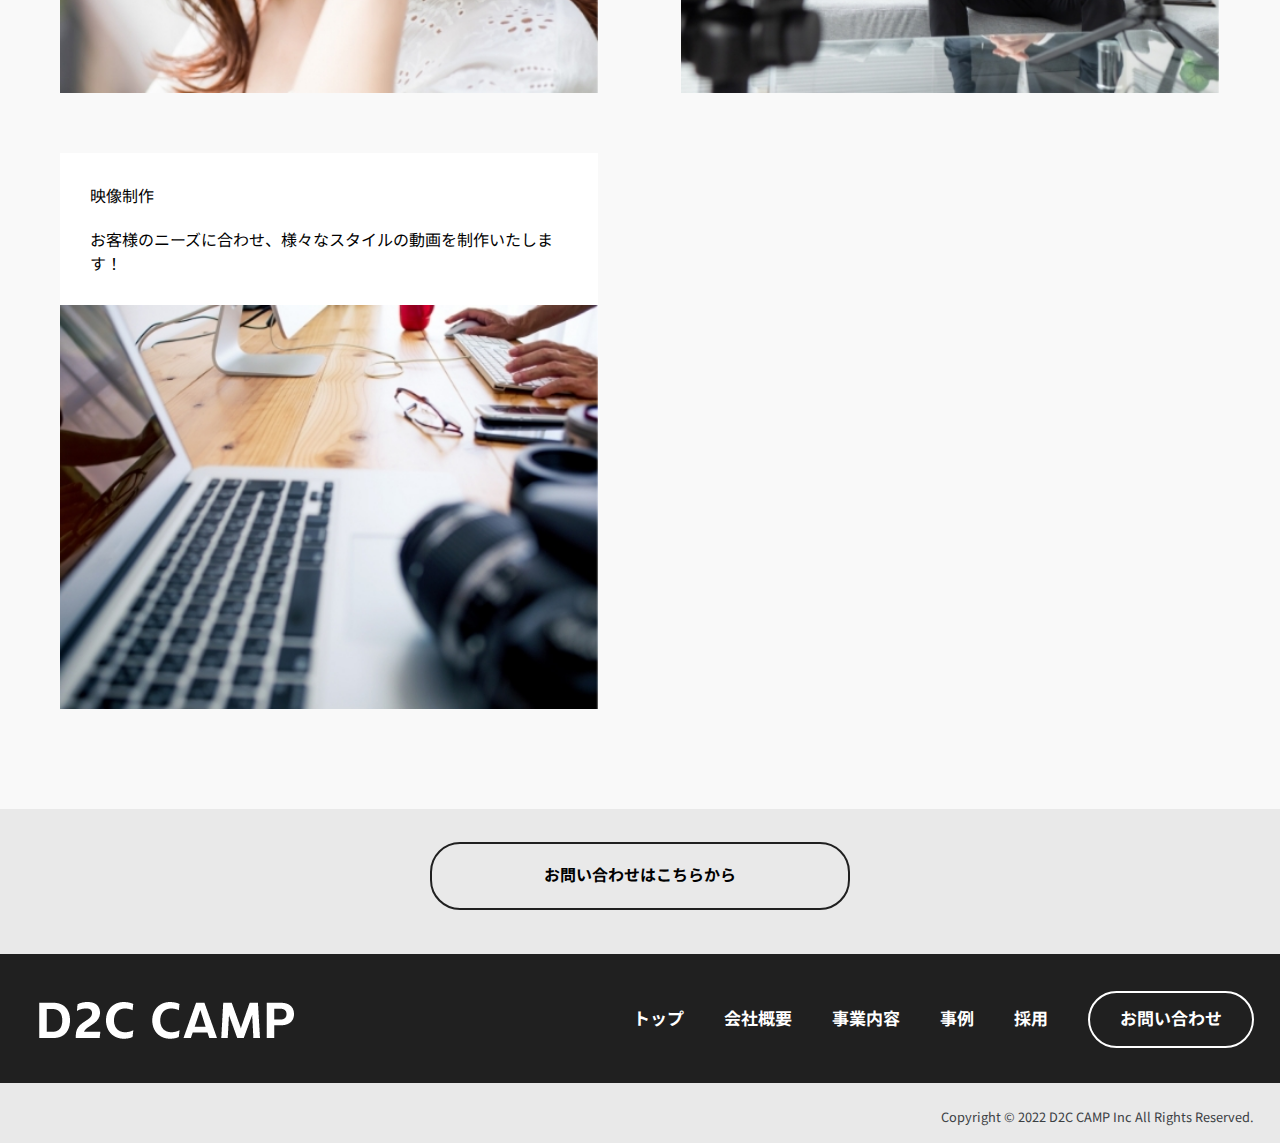
<file: service.html>
<!DOCTYPE html>
<html lang="ja">

<head>
  <meta charset="UTF-8">
  <meta http-equiv="X-UA-Compatible" content="IE=edge">
  <meta name="viewport" content="width=device-width, initial-scale=1.0">
  <meta name="robots" content="noindex">
  <link rel="stylesheet" href="./css/reset.css">
  <link rel="stylesheet" href="./css/style.css">
  <link rel="preconnect" href="https://fonts.googleapis.com">
  <link rel="preconnect" href="https://fonts.gstatic.com" crossorigin>
  <link href="https://fonts.googleapis.com/css2?family=Lato:wght@400;700&family=Noto+Sans+JP:wght@400;700&display=swap"
    rel="stylesheet">

  <title>MENTAの課題</title>
</head>

<body>
  <header class="header">
    <div class="header__bottom">
      <h1 class="header__bottom-logo"><a href="./index.html"><img src="./img/logo.jpg" alt="D2C CAMP"></a></h1>
      <nav class="header__bottom-menu">
        <ul class="header__bottom-menu-list">
          <li class="header__bottom-menu-list-item"><a href="./index.html">トップ</a></li>
          <li class="header__bottom-menu-list-item"><a href="./company.html">会社概要</a></li>
          <li class="header__bottom-menu-list-item"><a href="./service.html">事業内容</a></li>
          <li class="header__bottom-menu-list-item"><a href="./case.html">事例</a></li>
          <li class="header__bottom-menu-list-item"><a href="./recruit.html">採用</a></li>
          <li class="header__bottom-menu-list-item header__bottom-menu-list-item--contact-button"><a
              href="./contact.html">お問い合わせ</a>
          </li>
        </ul>
      </nav>
    </div>

  </header>
  <main>
    <div class="title">
      <h2 class="title__text-service">
        事業内容
      </h2>
    </div>

    <section class="section service-content">
      <div class="service-content__sub-text">
        <p>サービス全般に関する説明をこちらにいれます。ダミーテキストです。ダミーテキストです。ダミーテキストです。ダミーテキストです。</p>
      </div>
      <div class="service-content__inner">
        <div class="service-content__inner-list">
          <div class="service-content__inner-list-wrap">
            <h3 class="service-content__inner-list-title">リーガルD2Cサポート</h3>
            <p class="service-content__inner-list-text">薬機法・景品表示法・特商法等<br>
              への法令へ違反することないように​攻めのマーケティングをサポートいたします。</p>
          </div>
          <img src="./img/service_img01.jpg" alt="">
        </div>
        <div class="service-content__inner-list">
          <div class="service-content__inner-list-wrap">
            <h3 class="service-content__inner-list-title">広告運用</h3>
            <p class="service-content__inner-list-text">お客様のビジネスの売上アップのため、主にEC事業者様向けの広告アドバイスを行っています。</p>
          </div>
          <img src="./img/service_img02.jpg" alt="">
        </div>
        <div class="service-content__inner-list">
          <div class="service-content__inner-list-wrap">
            <h3 class="service-content__inner-list-title">キャスティング</h3>
            <p class="service-content__inner-list-text">有名YouTuberやタレントを起用し、マーケティングをサポートいたします。<br>
              タイアップ・プロデュース等も可能です！</p>
          </div>
          <img src="./img/service_img03.jpg" alt="">
        </div>
        <div class="service-content__inner-list">
          <div class="service-content__inner-list-wrap">
            <h3 class="service-content__inner-list-title">YouTubeチャンネル開設</h3>
            <p class="service-content__inner-list-text">Youtubeチャンネル開設に関するテキストを入れます。</p>
          </div>
          <img src="./img/service_img04.jpg" alt="">
        </div>
        <div class="service-content__inner-list">
          <div class="service-content__inner-list-wrap">
            <h3 class="service-content__inner-list-title">映像制作</h3>
            <p class="service-content__inner-list-text">​お客様のニーズに合わせ、様々なスタイルの動画を制作いたします！</p>
          </div>
          <img src="./img/service_img05.jpg" alt="">
        </div>


      </div>

    </section>

    <section class="contact">
      <div class="contact__btn contact__btn-mg-none"><a href="./contact.html">お問い合わせはこちらから</a></div>
    </section>
  </main>
  <footer class="footer">
    <div class="footer__top">
      <h1 class="footer__top-logo"><a href="./index.html"><img src="./img/white_logo.png" alt="D2C CAMP"></a></h1>
      <nav class="footer__top-menu">
        <ul class="footer__top-menu-list">
          <li class="footer__top-menu-list-item"><a href="./index.html">トップ</a></li>
          <li class="footer__top-menu-list-item"><a href="./company.html">会社概要</a></li>
          <li class="footer__top-menu-list-item"><a href="./service.html">事業内容</a></li>
          <li class="footer__top-menu-list-item"><a href="./case.html">事例</a></li>
          <li class="footer__top-menu-list-item"><a href="./recruit.html">採用</a></li>
          <li class="footer__top-menu-list-item footer__top-menu-list-item--contact-button">
            <a href="./contact.html">お問い合わせ</a>
          </li>
        </ul>
      </nav>
    </div>
    <div class="footer__bottom">
      <p class="footer__bottom-copy"><small>Copyright &copy; 2022 D2C CAMP Inc All Rights Reserved.</small></p>
    </div>
  </footer>
</body>

</html>
</file>
<file: css/style.css>
@charset "UTF-8";
body {
  font-size: 16px;
  line-height: 1.5;
  font-family: "Lato", sans-serif;
  font-family: "Noto Sans JP", sans-serif;
}

img {
  width: 100%;
}

h2 {
  text-transform: uppercase;
  font-size: 80px;
}

h2 + p {
  margin-top: 40px;
}

.section {
  margin-top: 100px;
}

.sentense {
  color: #3b4043;
}

.header {
  width: 100%;
}
.header__top-main-visual img {
  width: 100%;
}
.header__bottom {
  display: flex;
  justify-content: space-between;
  padding: 28px 26px 28px 30px;
}
.header__bottom-menu-list {
  align-items: center;
  display: flex;
  font-size: 17px;
  font-weight: bold;
}
.header__bottom-menu-list-item--contact-button a {
  border-radius: 30px;
  border: 2px solid #202020;
  padding: 12px 30px 16px;
}
.header__bottom-menu-list-item:not(:last-child) {
  margin-right: 40px;
}

.message__inner {
  display: flex;
  max-width: 1280px;
  width: 100%;
}
.message__inner-text {
  margin-left: -75px;
  padding-left: 30px;
  padding-right: 20px;
  background-color: #ffffff;
  opacity: 0.8;
  width: 640px;
}

@media (max-width: 767px) {
  /*ボタン外側※レイアウトによってpositionや形状は適宜変更してください*/
  .openbtn {
    /*ボタン内側の基点となるためrelativeを指定。
    追従するナビゲーションの場合はfixed＋top、rightといった位置をセットで指定*/
    position: relative;
    background: #57a2c7;
    cursor: pointer;
    width: 50px;
    height: 50px;
    border-radius: 5px;
  }
  /*ボタン内側*/
  .openbtn span {
    display: inline-block;
    transition: all 0.4s; /*アニメーションの設定*/
    position: absolute;
    left: 14px;
    height: 3px;
    border-radius: 2px;
    background: #fff;
    width: 45%;
  }
  .openbtn span:nth-of-type(1) {
    top: 15px;
  }
  .openbtn span:nth-of-type(2) {
    top: 23px;
  }
  .openbtn span:nth-of-type(3) {
    top: 31px;
  }
  /*activeクラスが付与されると線が回転して×に*/
  .openbtn.active span:nth-of-type(1) {
    top: 18px;
    left: 18px;
    transform: translateY(6px) rotate(-45deg);
    width: 30%;
  }
  .openbtn.active span:nth-of-type(2) {
    opacity: 0; /*真ん中の線は透過*/
  }
  .openbtn.active span:nth-of-type(3) {
    top: 30px;
    left: 18px;
    transform: translateY(-6px) rotate(45deg);
    width: 30%;
  }
}
.service__inner {
  margin: 0 auto;
  width: 1160px;
}
.service__container {
  position: relative;
  width: 100%;
  margin-top: 110px;
  display: grid;
  grid-template-columns: 1fr 1fr 1fr; /*列トラックを3列表示させる*/
}
.service__container::before {
  content: " ";
  position: absolute;
  left: 0;
  bottom: -45px;
  width: 83%;
  height: 100%;
  background-color: #f9f9f9;
  z-index: -1;
}
.service__container-list {
  position: relative;
}
.service__container-list img {
  width: 100%;
}
.service__container-list:hover {
  opacity: 0.6;
}
.service__container-list span {
  position: absolute;
  top: 50%;
  left: 50%;
  transform: translate(-50%, -50%);
  color: #ffffff;
  font-weight: bold;
  font-size: 24px;
}
.service__container-list span:hover {
  color: #e6e089;
}

.case__inner {
  margin: 0 auto;
  width: 1160px;
}
.case__container {
  width: 100%;
  position: relative;
  margin-top: 110px;
  display: grid;
  grid-template-columns: 1fr 1fr 1fr; /*列トラックを3列表示させる*/
}
.case__container::before {
  content: " ";
  position: absolute;
  left: 0;
  bottom: -45px;
  width: 83%;
  height: 100%;
  background-color: #f9f9f9;
  z-index: -1;
}
.case__container-list {
  position: relative;
}
.case__container-list img {
  width: 100%;
}
.case__container-list:hover {
  opacity: 0.6;
}
.case__container-list span {
  position: absolute;
  top: 50%;
  left: 50%;
  transform: translate(-50%, -50%);
  color: #ffffff;
  font-weight: bold;
  font-size: 24px;
}
.case__container-list span:hover {
  color: #e6e089;
}

.contact__btn {
  margin-top: 110px;
  background-color: #e9e9e9;
  text-align: center;
  padding-top: 33px;
  padding-bottom: 44px;
  font-weight: bold;
}
.contact__btn-mg-none {
  margin-top: 0;
}

.contact__btn a {
  display: inline-block;
  padding: 18px 112px 22px 112px;
  border-radius: 30px;
  border: 2px solid #202020;
}

.footer__top {
  background-color: #202020;
  display: flex;
  justify-content: space-between;
  padding: 44px 26px 44px 36px;
  align-items: center;
}
.footer__top-menu-list {
  display: flex;
  font-size: 17px;
  font-weight: bold;
  color: #ffffff;
}
.footer__top-menu-list-item:not(:last-child) {
  margin-right: 40px;
}
.footer__top-menu-list-item--contact-button a {
  border-radius: 30px;
  border: 2px solid #ffffff;
  padding: 12px 30px 16px;
}
.footer__bottom {
  background-color: #e9e9e9;
  color: #3b4043;
  text-align: right;
  padding: 20px 26px 16px 0;
}

@media (max-width: 768px) {
  .container {
    grid-template-columns: 1fr 1fr;
  }
}
.title {
  text-align: center;
}

.title__text-company,
.title__text-case,
.title__text-service,
.title__text-recruit,
.title__text-contact {
  position: relative;
  font-size: 50px;
}

.title__text-company::before {
  position: absolute;
  content: "";
  top: 0;
  left: 0;
  background: no-repeat url(../img/company_title.png) center;
  height: 93px;
  width: 100%;
  z-index: -1;
}

.title__text-case::before {
  position: absolute;
  content: "";
  top: 0;
  left: 0;
  background: no-repeat url(../img/case_title.png) center;
  height: 93px;
  width: 100%;
  z-index: -1;
}

.title__text-service::before {
  position: absolute;
  content: "";
  top: 0;
  left: 0;
  background: no-repeat url(../img/service_title.png) center;
  height: 93px;
  width: 100%;
  z-index: -1;
}

.title__text-recruit::before {
  position: absolute;
  content: "";
  top: 0;
  left: 0;
  background: no-repeat url(../img/recruit_title.png) center;
  height: 93px;
  width: 100%;
  z-index: -1;
}

.title__text-contact::before {
  position: absolute;
  content: "";
  top: 0;
  left: 0;
  background: no-repeat url(../img/contact_title.png) center;
  height: 93px;
  width: 100%;
  z-index: -1;
}

.greeting__inner {
  width: 960px;
  margin: 0 auto;
}
.greeting__inner-content {
  margin-top: 40px;
  display: flex;
}
.greeting__inner-content-img {
  width: 280px;
  margin-right: 108px;
}
.greeting__inner-content-text {
  width: 100%;
}
.greeting__inner-content-text-sentense:first-child {
  margin-bottom: 30px;
}

.information {
  margin-top: 60px;
}
.information__inner {
  width: 960px;
  margin: 0 auto;
}
.information__inner-content {
  margin-top: 40px;
}
.information__inner-content-list {
  display: flex;
  padding: 18px 0;
  border-top: 1px solid #707070;
}
.information__inner-content-list:last-child {
  border-bottom: 1px solid #707070;
}
.information__inner-list-title {
  width: 194px;
  padding-left: 10px;
}

.service-content {
  background-color: #f9f9f9;
}
.service-content__sub-text {
  padding-top: 50px;
  margin: 0 auto;
  width: 792px;
}
.service-content__inner {
  width: 1160px;
  margin: 86px auto 0;
  padding-bottom: 100px;
  display: grid;
  grid-template-columns: 1fr 1fr;
  -moz-column-gap: 82px;
       column-gap: 82px;
  row-gap: 60px;
}
.service-content__inner-list {
  display: flex;
  flex-direction: column;
  justify-content: space-between;
  width: 538px;
  background-color: #ffffff;
}
.service-content__inner-list-title {
  padding: 30px 30px 0 30px;
}
.service-content__inner-list-text {
  margin-top: 20px;
  padding: 0 30px 30px 30px;
}

.case-content {
  background-color: #f9f9f9;
}
.case-content__sub-text {
  padding-top: 50px;
  margin: 0 auto;
  width: 792px;
}
.case-content__inner {
  width: 1160px;
  margin: 86px auto 0;
  padding-bottom: 100px;
}
.case-content__inner-list {
  width: 100%;
  background-color: #ffffff;
  padding: 30px;
}
.case-content__inner-list-bottom {
  margin-top: 24px;
}
.case-content__inner-list-text {
  margin-top: 40px;
  display: flex;
}
.case-content__inner-list-sentense {
  width: 638px;
}
.case-content__inner-list-img {
  width: 436px;
}
.case-content__inner-list-sentense {
  margin-left: 20px;
}
.case-content__inner-list:not(:first-child) {
  margin-top: 60px;
}

.recruit-content {
  background-color: #f9f9f9;
  margin-top: 100px;
  padding-bottom: 100px;
}
.recruit-content__sub-text {
  margin: 0 auto;
  max-width: 790px;
}
.recruit-content__sentense {
  padding-top: 60px;
}
.recruit-content__inner {
  margin: 60px auto 0;
  max-width: 956px;
}
.recruit-content__inner-list {
  display: flex;
  justify-content: space-between;
}
.recruit-content__inner-list-items {
  width: 466px;
  background-color: #ffffff;
  padding: 30px;
}
.recruit-content__inner-list-items-title {
  font-size: 24px;
}
.recruit-content__inner-list-items-sentense {
  margin-top: 10px;
}
.recruit-content__inner-title {
  margin-top: 60px;
}
.recruit-content__inner-application {
  margin-top: 40px;
}
.recruit-content__inner-application-list {
  display: flex;
  padding-top: 18px;
  padding-bottom: 18px;
  border-top: 1px solid #707070;
}
.recruit-content__inner-application-list:last-child {
  border-bottom: 1px solid #707070;
}
.recruit-content__inner-application-list-title {
  width: 184px;
  padding-left: 10px;
}
.contact-content {
  background-color: #f9f9f9;
  margin-top: 100px;
  padding-bottom: 100px;
}
.contact-content__sub-text {
  margin: 0 auto;
  width: 752px;
}
.contact-content__sentense {
  padding-top: 60px;
}
.contact-content__inner {
  margin: 60px auto 0;
  max-width: 752px;
}
.contact-content__list {
  display: flex;
  margin-top: 30px;
}
.contact-content__list-item {
  padding-top: 10px;
  width: 184px;
}
.contact-content__list-body-select {
  position: relative;
}
.contact-content__list-body-select:before {
  content: "";
  position: absolute;
  right: 10px;
  top: 13px;
  background: url(../img/icon.png) no-repeat;
  width: 25px;
  height: 17px;
  pointer-events: none;
  z-index: 8;
}
.contact-content__list-body-select:after {
  content: "";
  position: absolute;
  width: 44px;
  height: 44px;
  right: 0;
  top: 0;
  background-color: #ffffff;
  z-index: 5;
  pointer-events: none;
}
.contact-content__list-body select {
  position: relative;
  -webkit-appearance: none;
  -moz-appearance: none;
  appearance: none;
}
.contact-content__list:first-child {
  margin-top: 0;
}
.contact-content__btn {
  margin: 40px auto 0;
  text-align: center;
  font-weight: bold;
}
.contact-content__btn input {
  display: inline-block;
  padding: 18px 174px 22px 174px;
  border-radius: 30px;
  border: 2px solid #202020;
}

.form-text {
  width: 384px;
  height: 44px;
  background-color: #e9e9e9;
  appearance: none;
  -webkit-appearance: none;
  -moz-appearance: none;
  padding-left: 10px;
}

.form-select {
  padding-left: 10px;
  width: 384px;
  height: 44px;
  background-color: #e9e9e9;
}

.form-textarea {
  padding-left: 10px;
  background-color: #e9e9e9;
  width: 568px;
  height: 200px;
  appearance: none;
  -webkit-appearance: none;
  -moz-appearance: none;
}

input,
textarea,
select {
  outline: none;
}

option[selected][disabled] {
  display: none;
}/*# sourceMappingURL=style.css.map */
</file>
